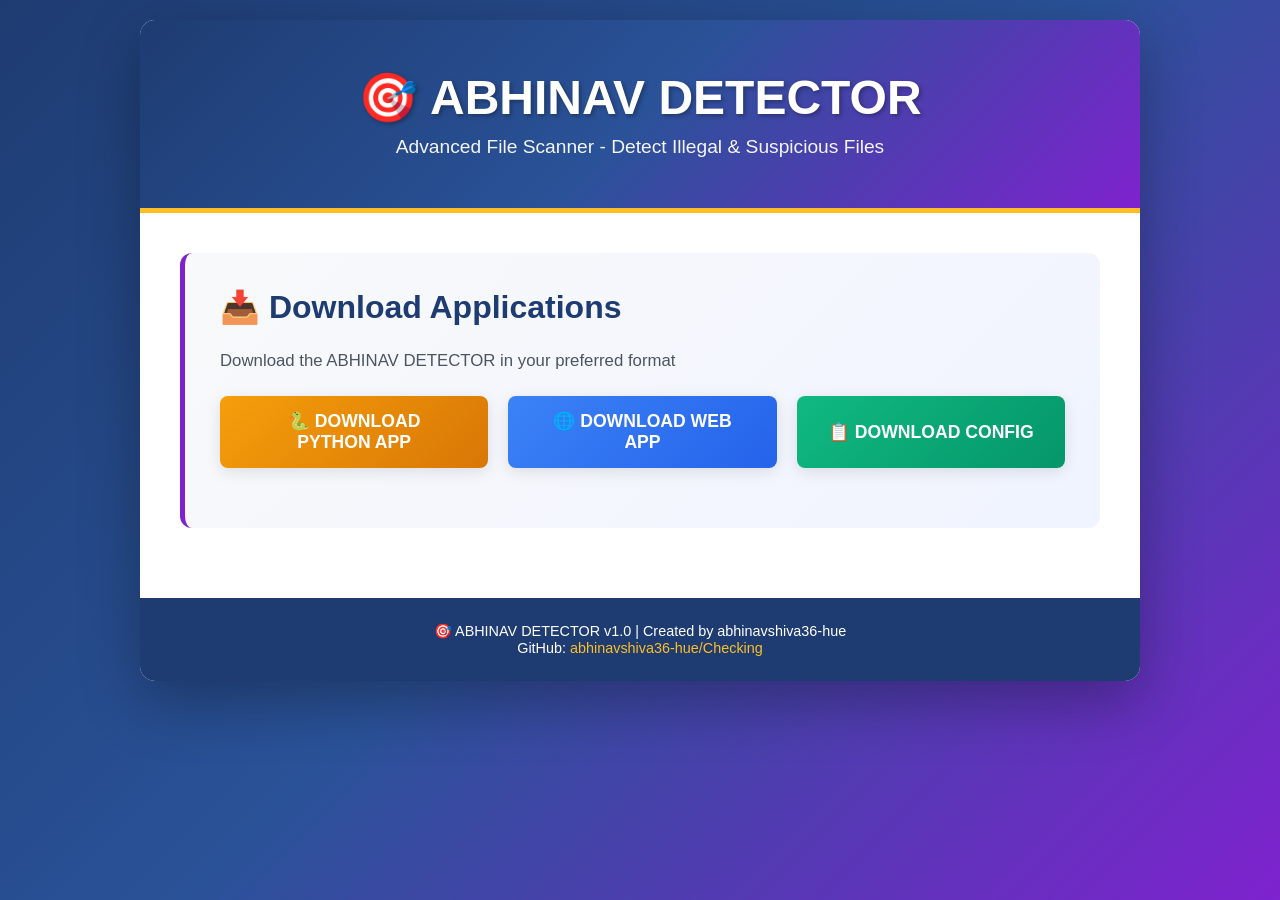
<file: index.html>
<!DOCTYPE html>
<html lang="en">
<head>
    <meta charset="UTF-8">
    <meta name="viewport" content="width=device-width, initial-scale=1.0">
    <title>ABHINAV DETECTOR - File Scanner</title>
    <style>
        * {
            margin: 0;
            padding: 0;
            box-sizing: border-box;
        }

        body {
            font-family: 'Segoe UI', Tahoma, Geneva, Verdana, sans-serif;
            background: linear-gradient(135deg, #1e3c72 0%, #2a5298 50%, #7e22ce 100%);
            min-height: 100vh;
            padding: 20px;
        }

        .container {
            max-width: 1000px;
            margin: 0 auto;
            background: white;
            border-radius: 15px;
            box-shadow: 0 20px 60px rgba(0, 0, 0, 0.3);
            overflow: hidden;
        }

        header {
            background: linear-gradient(135deg, #1e3c72 0%, #2a5298 50%, #7e22ce 100%);
            color: white;
            padding: 50px 20px;
            text-align: center;
            border-bottom: 5px solid #fbbf24;
        }

        header h1 {
            font-size: 3em;
            margin-bottom: 10px;
            text-shadow: 2px 2px 4px rgba(0, 0, 0, 0.3);
        }

        header p {
            font-size: 1.2em;
            opacity: 0.95;
        }

        main {
            padding: 40px;
        }

        .download-section {
            background: linear-gradient(135deg, #f8f9fa 0%, #f0f4ff 100%);
            padding: 35px;
            border-radius: 12px;
            margin-bottom: 30px;
            border-left: 5px solid #7e22ce;
        }

        .download-section h2 {
            color: #1e3c72;
            margin-bottom: 25px;
            font-size: 2em;
        }

        .download-grid {
            display: grid;
            grid-template-columns: repeat(auto-fit, minmax(250px, 1fr));
            gap: 20px;
            margin-bottom: 25px;
        }

        .download-btn {
            padding: 15px 30px;
            font-size: 1.1em;
            border: none;
            border-radius: 8px;
            cursor: pointer;
            font-weight: 600;
            text-transform: uppercase;
            transition: all 0.3s ease;
            box-shadow: 0 4px 15px rgba(0, 0, 0, 0.1);
        }

        .btn-python {
            background: linear-gradient(135deg, #f59e0b 0%, #d97706 100%);
            color: white;
        }

        .btn-python:hover {
            transform: translateY(-3px);
            box-shadow: 0 8px 25px rgba(0, 0, 0, 0.15);
        }

        .btn-web {
            background: linear-gradient(135deg, #3b82f6 0%, #2563eb 100%);
            color: white;
        }

        .btn-web:hover {
            transform: translateY(-3px);
            box-shadow: 0 8px 25px rgba(0, 0, 0, 0.15);
        }

        .btn-json {
            background: linear-gradient(135deg, #10b981 0%, #059669 100%);
            color: white;
        }

        .btn-json:hover {
            transform: translateY(-3px);
            box-shadow: 0 8px 25px rgba(0, 0, 0, 0.15);
        }

        .status {
            padding: 15px;
            border-radius: 8px;
            margin-top: 20px;
            display: none;
            font-weight: 500;
        }

        .status.show {
            display: block;
        }

        .status.success {
            background: #d1fae5;
            color: #065f46;
            border-left: 4px solid #10b981;
        }

        footer {
            background: #1e3c72;
            color: white;
            text-align: center;
            padding: 25px;
            font-size: 0.9em;
        }

        footer a {
            color: #fbbf24;
            text-decoration: none;
        }

        @media (max-width: 600px) {
            header h1 {
                font-size: 1.8em;
            }
            main {
                padding: 20px;
            }
            .download-grid {
                grid-template-columns: 1fr;
            }
        }
    </style>
</head>
<body>
    <div class="container">
        <header>
            <h1>🎯 ABHINAV DETECTOR</h1>
            <p>Advanced File Scanner - Detect Illegal & Suspicious Files</p>
        </header>

        <main>
            <section class="download-section">
                <h2>📥 Download Applications</h2>
                <p style="color: #4b5563; margin-bottom: 25px; font-size: 1.05em;">
                    Download the ABHINAV DETECTOR in your preferred format
                </p>
                
                <div class="download-grid">
                    <button class="download-btn btn-python" onclick="downloadPythonApp()">
                        🐍 Download Python App
                    </button>
                    <button class="download-btn btn-web" onclick="downloadWebApp()">
                        🌐 Download Web App
                    </button>
                    <button class="download-btn btn-json" onclick="downloadJSON()">
                        📋 Download Config
                    </button>
                </div>

                <div id="status" class="status"></div>
            </section>
        </main>

        <footer>
            <p>🎯 ABHINAV DETECTOR v1.0 | Created by abhinavshiva36-hue</p>
            <p>GitHub: <a href="https://github.com/abhinavshiva36-hue/Checking" target="_blank">abhinavshiva36-hue/Checking</a></p>
        </footer>
    </div>

    <script>
        function showStatus(message, type = 'success') {
            const status = document.getElementById('status');
            status.textContent = message;
            status.className = `status show ${type}`;
            setTimeout(() => {
                status.classList.remove('show');
            }, 3000);
        }

        function downloadPythonApp() {
            const pythonCode = `#!/usr/bin/env python3
"""
ABHINAV DETECTOR - Python Version
Advanced File Scanner for Illegal and Suspicious Files
Repository: https://github.com/abhinavshiva36-hue/Checking
Created by: abhinavshiva36-hue
"""

import os
import json
import argparse
import sys
from datetime import datetime
from pathlib import Path

ILLEGAL_KEYWORDS = [
    'free fire max', 'freefiremax', 'ffmax', 'freefire', 'free fire',
    'malware', 'trojan', 'virus', 'ransomware', 'spyware',
    'hack', 'exploit', 'backdoor', 'keylogger', 'worm',
    '.exe', '.bat', '.cmd', '.scr', '.vbs', '.ps1', '.com',
    'game mod', 'crack', 'keygen', 'serial key', 'warez',
    'phishing', 'adware', 'rootkit', 'botnet', 'cryptolocker'
]

class AbiNavDetector:
    def __init__(self, root_path='.'):
        self.root_path = Path(root_path)
        self.results = {
            'detector': 'ABHINAV DETECTOR',
            'version': '1.0',
            'timestamp': datetime.now().isoformat(),
            'statistics': {
                'totalFilesScanned': 0,
                'illegalFilesFound': 0,
                'safeFiles': 0,
            },
            'illegal_files': [],
            'safe_files': []
        }
        self.start_time = datetime.now()
    
    def is_illegal_file(self, filename):
        filename_lower = filename.lower()
        return any(keyword in filename_lower for keyword in ILLEGAL_KEYWORDS)
    
    def get_illegal_reason(self, filename):
        filename_lower = filename.lower()
        for keyword in ILLEGAL_KEYWORDS:
            if keyword in filename_lower:
                return f"Contains keyword: \\"{keyword}\\""
        return "Suspicious file detected"
    
    def scan_file(self, file_path):
        try:
            file_size = file_path.stat().st_size
            is_illegal = self.is_illegal_file(file_path.name)
            
            result = {
                'name': str(file_path.relative_to(self.root_path)),
                'size': file_size,
                'size_kb': round(file_size / 1024, 2),
                'is_illegal': is_illegal,
                'reason': self.get_illegal_reason(file_path.name) if is_illegal else 'Safe file',
            }
            
            return result
        except Exception as e:
            return None
    
    def scan_directory(self):
        print(f"\\n{'='*70}")
        print(f"🔍 ABHINAV DETECTOR v1.0 - Scanning: {self.root_path.absolute()}")
        print(f"{'='*70}\\n")
        
        for file_path in self.root_path.rglob('*'):
            if file_path.is_file():
                result = self.scan_file(file_path)
                if result:
                    self.results['statistics']['totalFilesScanned'] += 1
                    
                    if result['is_illegal']:
                        self.results['illegal_files'].append(result)
                        self.results['statistics']['illegalFilesFound'] += 1
                        print(f"⚠️  ILLEGAL: {result['name']}")
                    else:
                        self.results['safe_files'].append(result)
                        self.results['statistics']['safeFiles'] += 1
    
    def print_report(self):
        stats = self.results['statistics']
        print(f"\\n{'='*70}")
        print(f"ABHINAV DETECTOR - SCAN REPORT")
        print(f"{'='*70}\\n")
        print(f"Total Files Scanned: {stats['totalFilesScanned']}")
        print(f"Illegal Files Found: {stats['illegalFilesFound']}")
        print(f"Safe Files: {stats['safeFiles']}\\n")
        
        if stats['illegalFilesFound'] > 0:
            print(f"🚫 ILLEGAL FILES:")
            for i, file in enumerate(self.results['illegal_files'], 1):
                print(f"  {i}. {file['name']} - {file['reason']}")
        
        print(f"\\n{'='*70}\\n")
    
    def save_report(self, output_file='abhinav_detector_report.json'):
        try:
            with open(output_file, 'w') as f:
                json.dump(self.results, f, indent=2)
            print(f"✅ Report saved: {output_file}")
        except Exception as e:
            print(f"❌ Error: {e}")

def main():
    parser = argparse.ArgumentParser(description='ABHINAV DETECTOR - File Scanner')
    parser.add_argument('path', nargs='?', default='.', help='Path to scan')
    parser.add_argument('-o', '--output', help='Save report to file')
    parser.add_argument('-q', '--quiet', action='store_true', help='Quiet mode')
    
    args = parser.parse_args()
    
    try:
        detector = AbiNavDetector(args.path)
        detector.scan_directory()
        if not args.quiet:
            detector.print_report()
        if args.output:
            detector.save_report(args.output)
        return detector.results['statistics']['illegalFilesFound']
    except Exception as e:
        print(f"Error: {e}")
        return -1

if __name__ == '__main__':
    exit_code = main()
    sys.exit(exit_code if exit_code != -1 else 1)
`;

            const element = document.createElement('a');
            element.setAttribute('href', 'data:text/plain;charset=utf-8,' + encodeURIComponent(pythonCode));
            element.setAttribute('download', 'abhinav_detector.py');
            element.style.display = 'none';
            document.body.appendChild(element);
            element.click();
            document.body.removeChild(element);
            
            showStatus('✅ abhinav_detector.py downloaded successfully!');
        }

        function downloadWebApp() {
            // Create a zip-like structure or download individual files
            const htmlContent = `<!DOCTYPE html>
<html>
<head>
    <title>ABHINAV DETECTOR - Web App</title>
    <style>
        body { font-family: Arial; background: #f0f0f0; margin: 0; }
        .container { max-width: 1000px; margin: 0 auto; background: white; padding: 20px; border-radius: 10px; }
        h1 { color: #1e3c72; }
        .btn { padding: 10px 20px; margin: 5px; border: none; border-radius: 5px; cursor: pointer; }
        .btn-primary { background: #3b82f6; color: white; }
        .btn-success { background: #10b981; color: white; }
        .status { padding: 10px; margin: 10px 0; border-radius: 5px; }
        .status.success { background: #d1fae5; color: #065f46; }
    </style>
</head>
<body>
    <div class="container">
        <h1>🎯 ABHINAV DETECTOR - Web Version</h1>
        <p>This is the web application interface. Extract this file and run in your browser.</p>
        <button class="btn btn-primary" onclick="alert('Use Python version for actual scanning')">
            📖 Documentation
        </button>
    </div>
</body>
</html>`;

            const element = document.createElement('a');
            element.setAttribute('href', 'data:text/html;charset=utf-8,' + encodeURIComponent(htmlContent));
            element.setAttribute('download', 'abhinav_detector_web.html');
            element.style.display = 'none';
            document.body.appendChild(element);
            element.click();
            document.body.removeChild(element);
            
            showStatus('✅ abhinav_detector_web.html downloaded!');
        }

        function downloadJSON() {
            const config = {
                name: 'ABHINAV DETECTOR',
                version: '1.0',
                description: 'Advanced File Scanner for detecting illegal and suspicious files',
                repository: {
                    owner: 'abhinavshiva36-hue',
                    name: 'Checking',
                    url: 'https://github.com/abhinavshiva36-hue/Checking'
                },
                features: [
                    'Scan files for illegal content',
                    'Detect Free Fire Max and game mods',
                    'Identify malware and exploits',
                    'Generate detailed reports',
                    'Export to JSON and TXT formats'
                ],
                illegal_keywords: [
                    'free fire max', 'freefiremax', 'ffmax',
                    'malware', 'trojan', 'virus', 'ransomware',
                    'hack', 'exploit', 'backdoor',
                    '.exe', '.bat', '.cmd', '.scr'
                ]
            };

            const dataStr = JSON.stringify(config, null, 2);
            const element = document.createElement('a');
            element.setAttribute('href', 'data:text/json;charset=utf-8,' + encodeURIComponent(dataStr));
            element.setAttribute('download', 'abhinav_detector_config.json');
            element.style.display = 'none';
            document.body.appendChild(element);
            element.click();
            document.body.removeChild(element);
            
            showStatus('✅ abhinav_detector_config.json downloaded!');
        }
    </script>
</body>
</html>
</file>
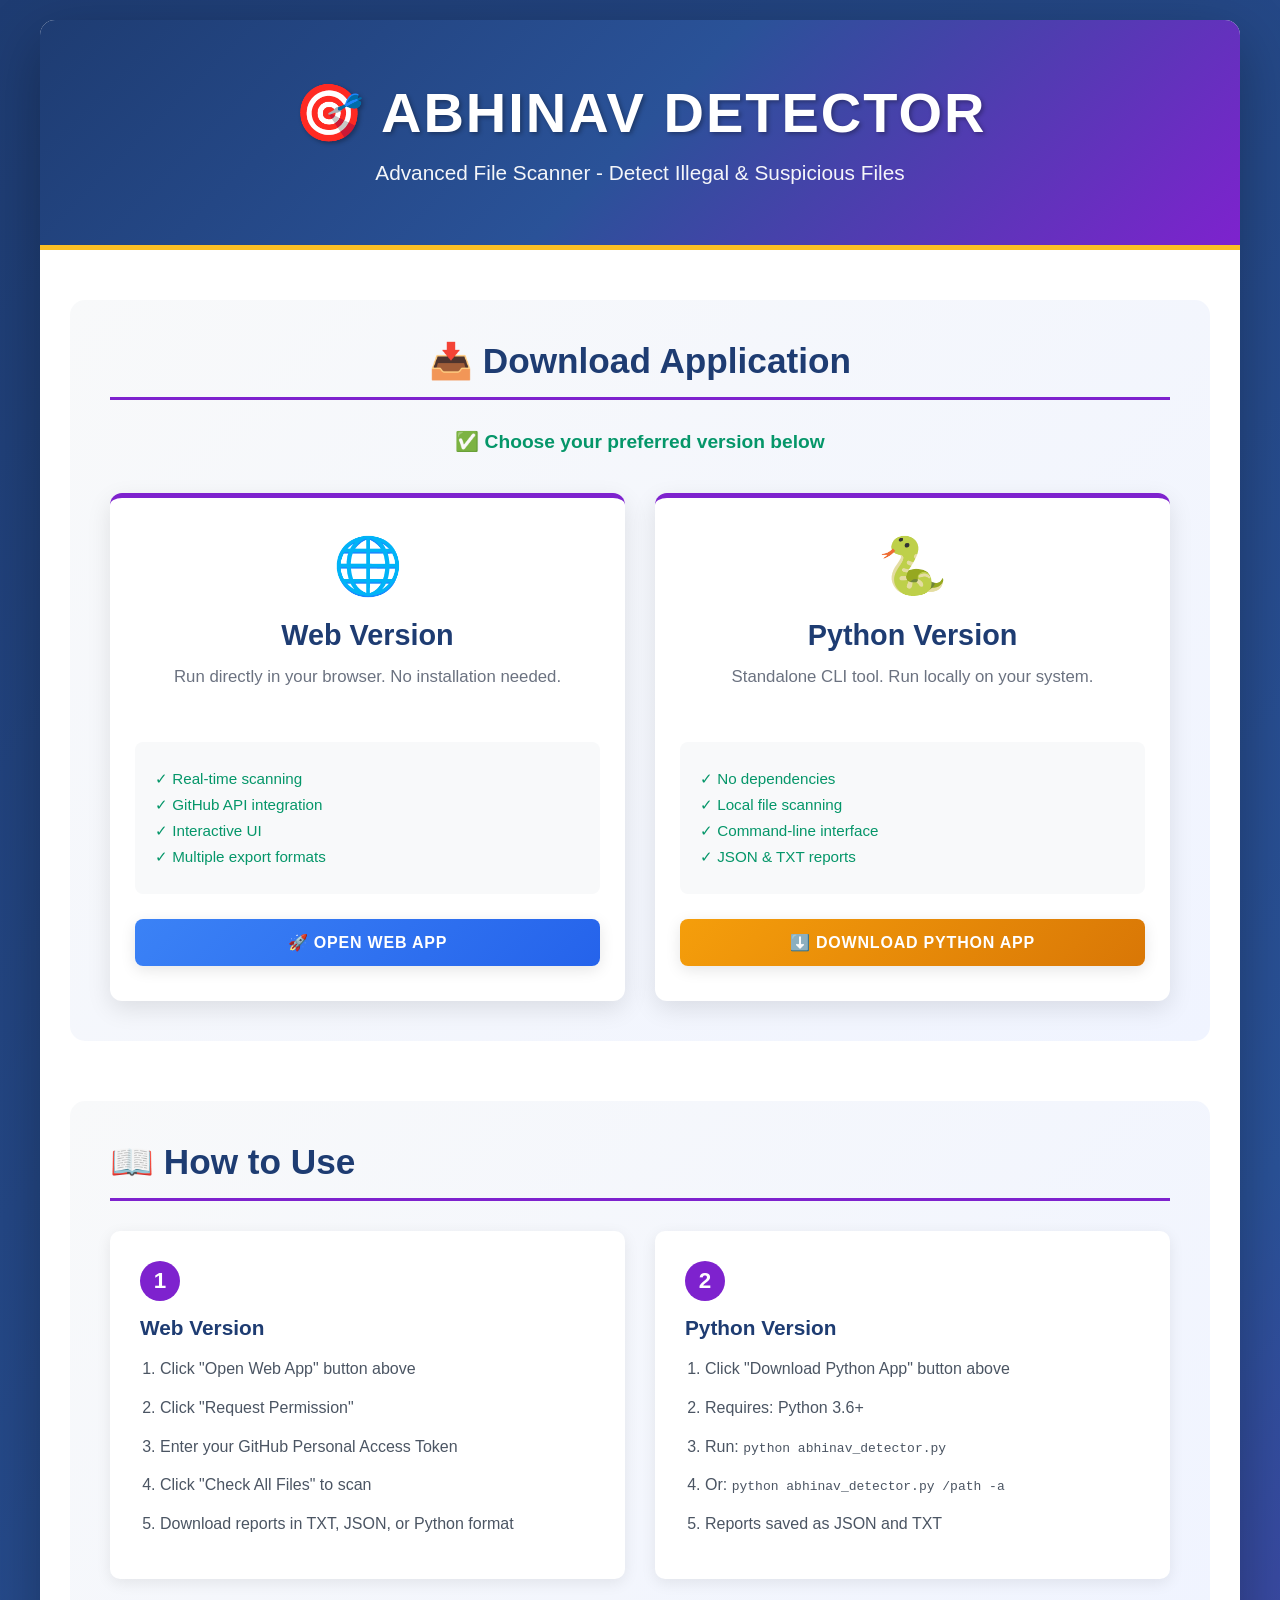
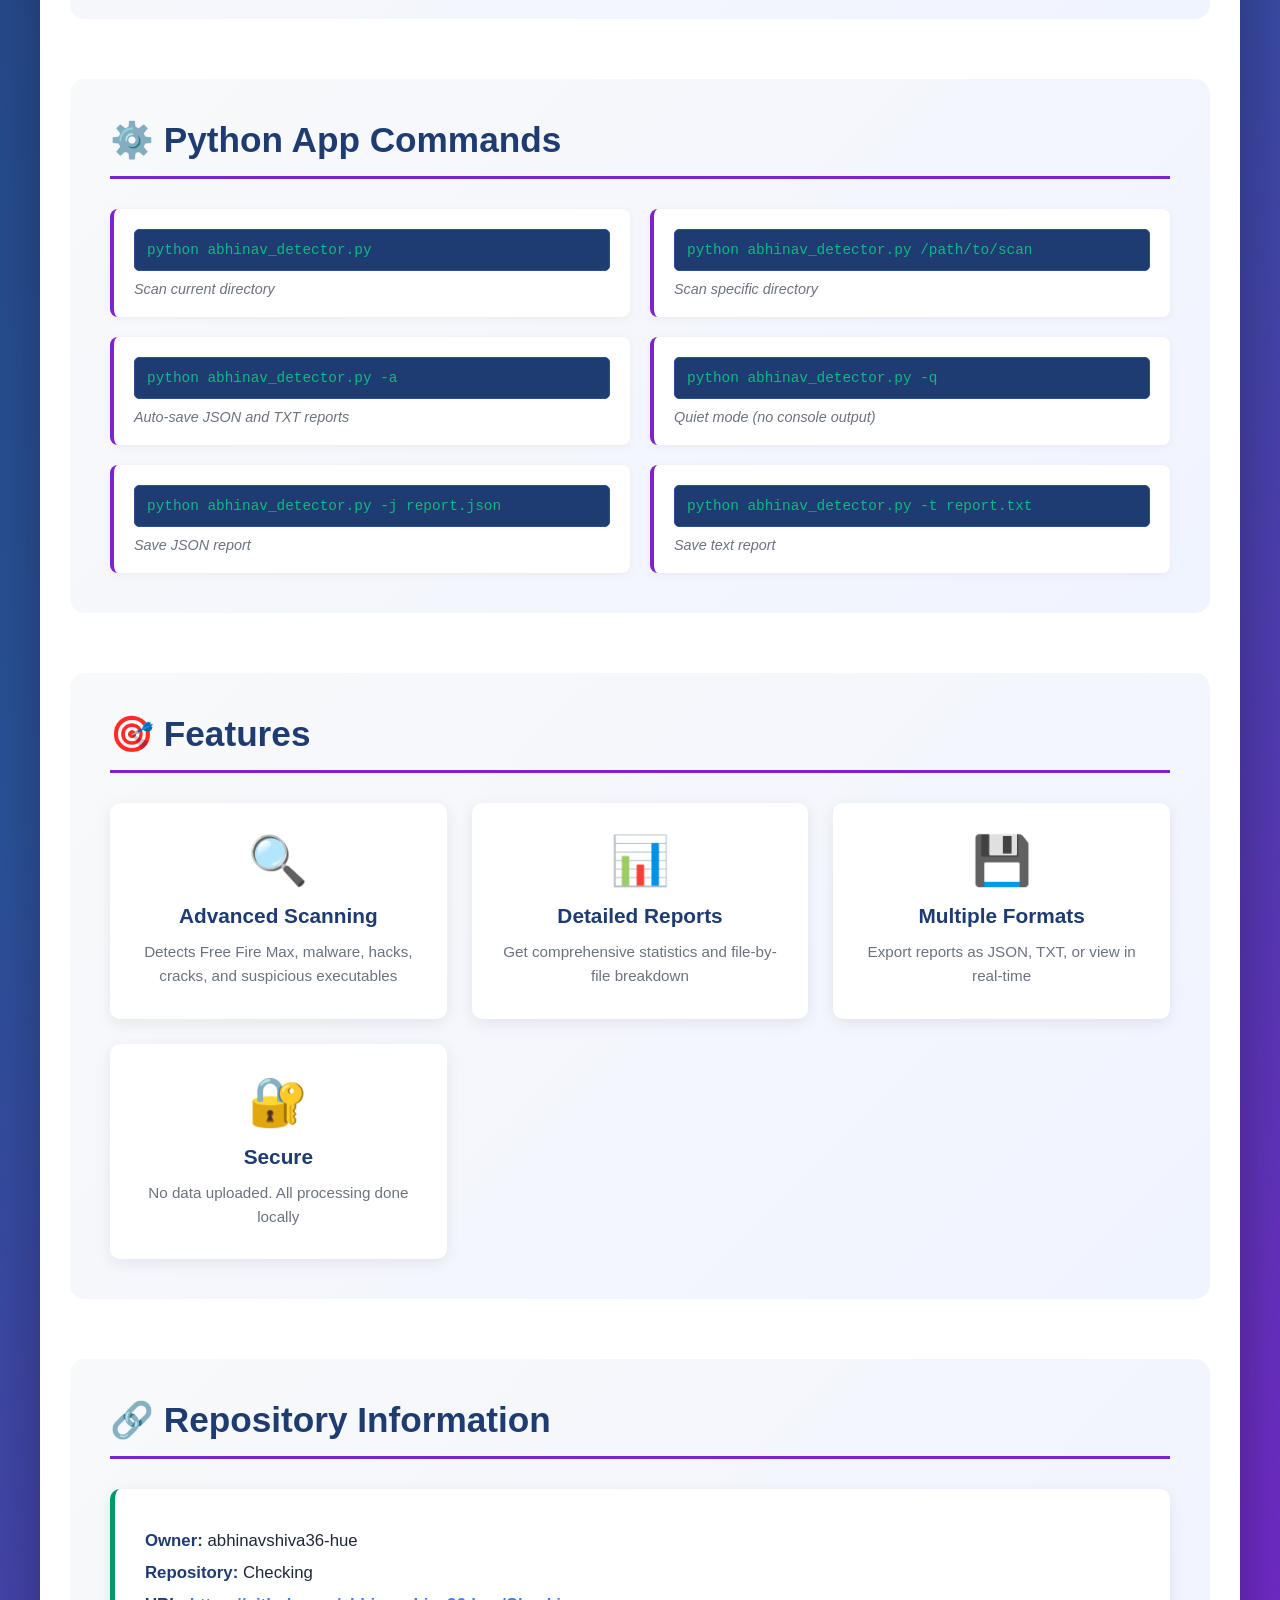
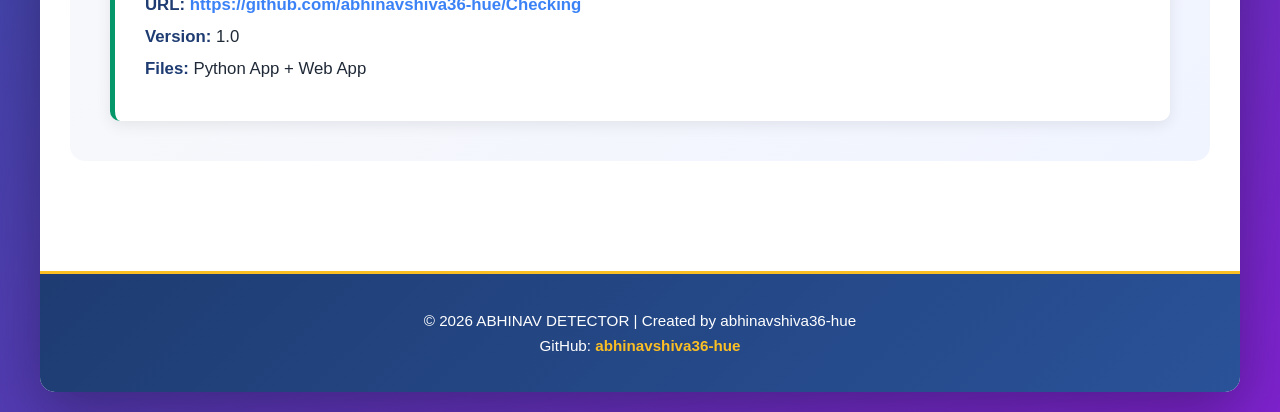
<file: download.html>
<!DOCTYPE html>
<html lang="en">
<head>
    <meta charset="UTF-8">
    <meta name="viewport" content="width=device-width, initial-scale=1.0">
    <title>ABHINAV DETECTOR - Download</title>
    <link rel="stylesheet" href="download-style.css">
</head>
<body>
    <div class="container">
        <header>
            <h1>🎯 ABHINAV DETECTOR</h1>
            <p>Advanced File Scanner - Detect Illegal & Suspicious Files</p>
        </header>

        <main>
            <section class="download-main-section">
                <h2>📥 Download Application</h2>
                <p style="font-size: 1.2em; color: #059669; margin-bottom: 30px; font-weight: 600;">
                    ✅ Choose your preferred version below
                </p>

                <div class="download-grid">
                    <!-- Web Version -->
                    <div class="download-card">
                        <div class="card-icon">🌐</div>
                        <h3>Web Version</h3>
                        <p class="card-description">Run directly in your browser. No installation needed.</p>
                        <div class="features-list">
                            <div class="feature">✓ Real-time scanning</div>
                            <div class="feature">✓ GitHub API integration</div>
                            <div class="feature">✓ Interactive UI</div>
                            <div class="feature">✓ Multiple export formats</div>
                        </div>
                        <a href="app/index.html" class="btn btn-primary btn-block">🚀 Open Web App</a>
                    </div>

                    <!-- Python Version -->
                    <div class="download-card">
                        <div class="card-icon">🐍</div>
                        <h3>Python Version</h3>
                        <p class="card-description">Standalone CLI tool. Run locally on your system.</p>
                        <div class="features-list">
                            <div class="feature">✓ No dependencies</div>
                            <div class="feature">✓ Local file scanning</div>
                            <div class="feature">✓ Command-line interface</div>
                            <div class="feature">✓ JSON & TXT reports</div>
                        </div>
                        <button onclick="downloadPythonApp()" class="btn btn-warning btn-block">⬇️ Download Python App</button>
                    </div>
                </div>
            </section>

            <section class="instructions-section">
                <h2>📖 How to Use</h2>
                <div class="instructions-grid">
                    <div class="instruction-card">
                        <div class="step-number">1</div>
                        <h3>Web Version</h3>
                        <ol>
                            <li>Click "Open Web App" button above</li>
                            <li>Click "Request Permission"</li>
                            <li>Enter your GitHub Personal Access Token</li>
                            <li>Click "Check All Files" to scan</li>
                            <li>Download reports in TXT, JSON, or Python format</li>
                        </ol>
                    </div>
                    <div class="instruction-card">
                        <div class="step-number">2</div>
                        <h3>Python Version</h3>
                        <ol>
                            <li>Click "Download Python App" button above</li>
                            <li>Requires: Python 3.6+</li>
                            <li>Run: <code>python abhinav_detector.py</code></li>
                            <li>Or: <code>python abhinav_detector.py /path -a</code></li>
                            <li>Reports saved as JSON and TXT</li>
                        </ol>
                    </div>
                </div>
            </section>

            <section class="commands-section">
                <h2>⚙️ Python App Commands</h2>
                <div class="commands-box">
                    <div class="command">
                        <span class="cmd-input">python abhinav_detector.py</span>
                        <span class="cmd-desc">Scan current directory</span>
                    </div>
                    <div class="command">
                        <span class="cmd-input">python abhinav_detector.py /path/to/scan</span>
                        <span class="cmd-desc">Scan specific directory</span>
                    </div>
                    <div class="command">
                        <span class="cmd-input">python abhinav_detector.py -a</span>
                        <span class="cmd-desc">Auto-save JSON and TXT reports</span>
                    </div>
                    <div class="command">
                        <span class="cmd-input">python abhinav_detector.py -q</span>
                        <span class="cmd-desc">Quiet mode (no console output)</span>
                    </div>
                    <div class="command">
                        <span class="cmd-input">python abhinav_detector.py -j report.json</span>
                        <span class="cmd-desc">Save JSON report</span>
                    </div>
                    <div class="command">
                        <span class="cmd-input">python abhinav_detector.py -t report.txt</span>
                        <span class="cmd-desc">Save text report</span>
                    </div>
                </div>
            </section>

            <section class="features-section">
                <h2>🎯 Features</h2>
                <div class="features-grid">
                    <div class="feature-box">
                        <div class="feature-icon">🔍</div>
                        <h3>Advanced Scanning</h3>
                        <p>Detects Free Fire Max, malware, hacks, cracks, and suspicious executables</p>
                    </div>
                    <div class="feature-box">
                        <div class="feature-icon">📊</div>
                        <h3>Detailed Reports</h3>
                        <p>Get comprehensive statistics and file-by-file breakdown</p>
                    </div>
                    <div class="feature-box">
                        <div class="feature-icon">💾</div>
                        <h3>Multiple Formats</h3>
                        <p>Export reports as JSON, TXT, or view in real-time</p>
                    </div>
                    <div class="feature-box">
                        <div class="feature-icon">🔐</div>
                        <h3>Secure</h3>
                        <p>No data uploaded. All processing done locally</p>
                    </div>
                </div>
            </section>

            <section class="github-section">
                <h2>🔗 Repository Information</h2>
                <div class="repo-info-box">
                    <p><strong>Owner:</strong> abhinavshiva36-hue</p>
                    <p><strong>Repository:</strong> Checking</p>
                    <p><strong>URL:</strong> <a href="https://github.com/abhinavshiva36-hue/Checking" target="_blank">https://github.com/abhinavshiva36-hue/Checking</a></p>
                    <p><strong>Version:</strong> 1.0</p>
                    <p><strong>Files:</strong> Python App + Web App</p>
                </div>
            </section>
        </main>

        <footer>
            <p>&copy; 2026 ABHINAV DETECTOR | Created by abhinavshiva36-hue</p>
            <p>GitHub: <a href="https://github.com/abhinavshiva36-hue" target="_blank">abhinavshiva36-hue</a></p>
        </footer>
    </div>

    <script>
        function downloadPythonApp() {
            const pythonCode = `#!/usr/bin/env python3
\"\"\"ABHINAV DETECTOR - Python Version
Advanced File Scanner for Illegal and Suspicious Files
Repository: https://github.com/abhinavshiva36-hue/Checking
Created by: abhinavshiva36-hue
\"\"\"

import os
import json
import argparse
import sys
from datetime import datetime
from pathlib import Path

ILLEGAL_KEYWORDS = [
    'free fire max', 'freefiremax', 'ffmax', 'freefire', 'free fire',
    'malware', 'trojan', 'virus', 'ransomware', 'spyware',
    'hack', 'exploit', 'backdoor', 'keylogger', 'worm',
    '.exe', '.bat', '.cmd', '.scr', '.vbs', '.ps1', '.com',
    'game mod', 'crack', 'keygen', 'serial key', 'warez',
    'phishing', 'adware', 'rootkit', 'botnet', 'cryptolocker'
]

class AbiNavDetector:
    def __init__(self, root_path='.'):
        self.root_path = Path(root_path)
        self.results = {
            'detector': 'ABHINAV DETECTOR',
            'version': '1.0',
            'timestamp': datetime.now().isoformat(),
            'repository': {
                'owner': 'abhinavshiva36-hue',
                'name': 'Checking',
                'url': 'https://github.com/abhinavshiva36-hue/Checking'
            },
            'statistics': {
                'totalFilesScanned': 0,
                'illegalFilesFound': 0,
                'safeFiles': 0,
                'detectionRate': 0,
                'scanDuration': 0
            },
            'illegal_files': [],
            'safe_files': [],
            'createdBy': 'abhinavshiva36-hue'
        }
        self.start_time = datetime.now()
    
    def is_illegal_file(self, filename):
        filename_lower = filename.lower()
        return any(keyword in filename_lower for keyword in ILLEGAL_KEYWORDS)
    
    def get_illegal_reason(self, filename):
        filename_lower = filename.lower()
        for keyword in ILLEGAL_KEYWORDS:
            if keyword in filename_lower:
                return f\"Contains keyword: \\\\\\\"{keyword}\\\\\\\"\"
        return \"Suspicious file detected\"
    
    def scan_file(self, file_path):
        try:
            file_size = file_path.stat().st_size
            is_illegal = self.is_illegal_file(file_path.name)
            result = {
                'name': str(file_path.relative_to(self.root_path)),
                'size': file_size,
                'size_kb': round(file_size / 1024, 2),
                'is_illegal': is_illegal,
                'reason': self.get_illegal_reason(file_path.name) if is_illegal else 'Safe file',
                'scanned_at': datetime.now().isoformat()
            }
            return result
        except Exception as e:
            print(f\"Error scanning {file_path}: {e}\")
            return None
    
    def scan_directory(self):
        print(f\"\\n{'='*70}\")
        print(f\"🔍 ABHINAV DETECTOR v1.0 - Starting File Scan\")
        print(f\"{'='*70}\")
        print(f\"📁 Scanning: {self.root_path.absolute()}\\n\")
        
        for file_path in self.root_path.rglob('*'):
            if file_path.is_file():
                result = self.scan_file(file_path)
                if result:
                    self.results['statistics']['totalFilesScanned'] += 1
                    if result['is_illegal']:
                        self.results['illegal_files'].append(result)
                        self.results['statistics']['illegalFilesFound'] += 1
                        print(f\"ILLEGAL: {result['name']}\")
                    else:
                        self.results['safe_files'].append(result)
                        self.results['statistics']['safeFiles'] += 1
        
        total = self.results['statistics']['totalFilesScanned']
        illegal = self.results['statistics']['illegalFilesFound']
        end_time = datetime.now()
        duration = (end_time - self.start_time).total_seconds()
        
        self.results['statistics']['scanDuration'] = round(duration, 2)
        if total > 0:
            self.results['statistics']['detectionRate'] = round((illegal / total) * 100, 2)
    
    def print_report(self):
        stats = self.results['statistics']
        print(f\"\\n{'='*70}\")
        print(\"ABHINAV DETECTOR - SCAN REPORT\")
        print(f\"{'='*70}\\n\")
        print(f\"STATISTICS\\n\" + \"-\" * 70)
        print(f\"Total Files Scanned:     {stats['totalFilesScanned']}\")
        print(f\"Illegal Files Found:     {stats['illegalFilesFound']}\")
        print(f\"Safe Files:              {stats['safeFiles']}\")
        print(f\"Detection Rate:          {stats['detectionRate']}%\\n\")
        
        if stats['illegalFilesFound'] > 0:
            print(f\"ILLEGAL FILES DETECTED ({stats['illegalFilesFound']})\\n\" + \"-\" * 70)
            for i, file in enumerate(self.results['illegal_files'], 1):
                print(f\"\\n{i}. {file['name']}\")
                print(f\"   Reason: {file['reason']}\")
                print(f\"   Size: {file['size_kb']} KB\")
            print()
        
        print(f\"SAFE FILES ({stats['safeFiles']})\\n\" + \"-\" * 70)
        safe_display = min(20, stats['safeFiles'])
        for i, file in enumerate(self.results['safe_files'][:safe_display], 1):
            print(f\"{i}. {file['name']}\")
        if stats['safeFiles'] > 20:
            print(f\"... and {stats['safeFiles'] - 20} more safe files\")
        print(f\"\\n{'='*70}\\nRepository: https://github.com/abhinavshiva36-hue/Checking\\n{'='*70}\\n\")
    
    def save_report_json(self, output_file='abhinav_detector_report.json'):
        try:
            with open(output_file, 'w') as f:
                json.dump(self.results, f, indent=2)
            print(f\"JSON Report saved: {output_file}\")
            return True
        except Exception as e:
            print(f\"Error saving JSON report: {e}\")
            return False

def main():
    parser = argparse.ArgumentParser(description='ABHINAV DETECTOR - Scan for Illegal Files')
    parser.add_argument('path', nargs='?', default='.', help='Path to scan')
    parser.add_argument('-j', '--json', metavar='FILE', help='Save JSON report')
    parser.add_argument('-t', '--txt', metavar='FILE', help='Save text report')
    parser.add_argument('-a', '--auto', action='store_true', help='Auto-save reports')
    parser.add_argument('-q', '--quiet', action='store_true', help='Quiet mode')
    
    args = parser.parse_args()
    
    try:
        detector = AbiNavDetector(args.path)
        detector.scan_directory()
        if not args.quiet:
            detector.print_report()
        if args.auto:
            detector.save_report_json('abhinav_detector_report.json')
        elif args.json:
            detector.save_report_json(args.json)
        return detector.results['statistics']['illegalFilesFound']
    except Exception as e:
        print(f\"Error: {e}\")
        return -1

if __name__ == '__main__':
    exit_code = main()
    sys.exit(exit_code if exit_code != -1 else 1)
`;

            const element = document.createElement('a');
            element.setAttribute('href', 'data:text/plain;charset=utf-8,' + encodeURIComponent(pythonCode));
            element.setAttribute('download', 'abhinav_detector.py');
            element.style.display = 'none';
            document.body.appendChild(element);
            element.click();
            document.body.removeChild(element);
            
            showNotification('✅ abhinav_detector.py downloaded successfully!');
        }
        
        function showNotification(message) {
            const notification = document.createElement('div');
            notification.style.cssText = `
                position: fixed;
                bottom: 20px;
                right: 20px;
                background: #10b981;
                color: white;
                padding: 15px 25px;
                border-radius: 8px;
                box-shadow: 0 4px 15px rgba(0, 0, 0, 0.2);
                font-weight: 600;
                animation: slideInUp 0.3s ease;
                z-index: 1000;
            `;
            notification.textContent = message;
            document.body.appendChild(notification);
            
            setTimeout(() => {
                notification.style.animation = 'slideOutDown 0.3s ease';
                setTimeout(() => notification.remove(), 300);
            }, 3000);
        }
        
        const style = document.createElement('style');
        style.textContent = `
            @keyframes slideInUp {
                from { transform: translateY(100px); opacity: 0; }
                to { transform: translateY(0); opacity: 1; }
            }
            @keyframes slideOutDown {
                from { transform: translateY(0); opacity: 1; }
                to { transform: translateY(100px); opacity: 0; }
            }
        `;
        document.head.appendChild(style);
    </script>
</body>
</html>
</file>
<file: download-style.css>
/* Global Styles */
* {
    margin: 0;
    padding: 0;
    box-sizing: border-box;
}

html {
    scroll-behavior: smooth;
}

body {
    font-family: 'Segoe UI', Tahoma, Geneva, Verdana, sans-serif;
    background: linear-gradient(135deg, #1e3c72 0%, #2a5298 50%, #7e22ce 100%);
    min-height: 100vh;
    padding: 20px;
}

.container {
    max-width: 1200px;
    margin: 0 auto;
    background: white;
    border-radius: 15px;
    box-shadow: 0 20px 60px rgba(0, 0, 0, 0.3);
    overflow: hidden;
}

header {
    background: linear-gradient(135deg, #1e3c72 0%, #2a5298 50%, #7e22ce 100%);
    color: white;
    padding: 60px 20px;
    text-align: center;
    border-bottom: 5px solid #fbbf24;
}

header h1 {
    font-size: 3.5em;
    margin-bottom: 15px;
    text-shadow: 2px 2px 4px rgba(0, 0, 0, 0.3);
    letter-spacing: 2px;
}

header p {
    font-size: 1.3em;
    opacity: 0.95;
    font-weight: 300;
}

main {
    padding: 50px 30px;
}

section {
    margin-bottom: 60px;
}

section h2 {
    color: #1e3c72;
    margin-bottom: 30px;
    font-size: 2.2em;
    border-bottom: 3px solid #7e22ce;
    padding-bottom: 15px;
}

.download-main-section {
    text-align: center;
    background: linear-gradient(135deg, #f8f9fa 0%, #f0f4ff 100%);
    padding: 40px;
    border-radius: 15px;
    margin-bottom: 60px;
}

.download-grid {
    display: grid;
    grid-template-columns: repeat(auto-fit, minmax(300px, 1fr));
    gap: 30px;
    margin-top: 40px;
}

.download-card {
    background: white;
    border-radius: 12px;
    padding: 35px 25px;
    box-shadow: 0 8px 25px rgba(0, 0, 0, 0.1);
    transition: all 0.3s ease;
    border-top: 5px solid #7e22ce;
}

.download-card:hover {
    transform: translateY(-10px);
    box-shadow: 0 15px 40px rgba(0, 0, 0, 0.15);
}

.card-icon {
    font-size: 3.5em;
    margin-bottom: 20px;
}

.download-card h3 {
    font-size: 1.8em;
    color: #1e3c72;
    margin-bottom: 15px;
}

.card-description {
    color: #6b7280;
    font-size: 1.05em;
    margin-bottom: 25px;
    min-height: 50px;
}

.features-list {
    background: #f8f9fa;
    padding: 20px;
    border-radius: 8px;
    margin-bottom: 25px;
    text-align: left;
}

.feature {
    color: #059669;
    font-weight: 500;
    margin: 8px 0;
    font-size: 0.95em;
}

.btn {
    padding: 14px 32px;
    font-size: 1em;
    border: none;
    border-radius: 8px;
    cursor: pointer;
    transition: all 0.3s ease;
    font-weight: 600;
    text-transform: uppercase;
    letter-spacing: 0.8px;
    box-shadow: 0 4px 15px rgba(0, 0, 0, 0.1);
    display: inline-block;
    text-decoration: none;
}

.btn:hover {
    transform: translateY(-3px);
    box-shadow: 0 8px 25px rgba(0, 0, 0, 0.15);
}

.btn-block {
    width: 100%;
    display: block;
}

.btn-primary {
    background: linear-gradient(135deg, #3b82f6 0%, #2563eb 100%);
    color: white;
}

.btn-primary:hover {
    background: linear-gradient(135deg, #2563eb 0%, #1d4ed8 100%);
}

.btn-warning {
    background: linear-gradient(135deg, #f59e0b 0%, #d97706 100%);
    color: white;
}

.btn-warning:hover {
    background: linear-gradient(135deg, #d97706 0%, #b45309 100%);
}

.instructions-section {
    background: linear-gradient(135deg, #f8f9fa 0%, #f0f4ff 100%);
    padding: 40px;
    border-radius: 15px;
}

.instructions-grid {
    display: grid;
    grid-template-columns: repeat(auto-fit, minmax(300px, 1fr));
    gap: 30px;
}

.instruction-card {
    background: white;
    padding: 30px;
    border-radius: 10px;
    box-shadow: 0 4px 15px rgba(0, 0, 0, 0.08);
}

.step-number {
    display: inline-block;
    background: #7e22ce;
    color: white;
    width: 40px;
    height: 40px;
    border-radius: 50%;
    text-align: center;
    line-height: 40px;
    font-size: 1.4em;
    font-weight: bold;
    margin-bottom: 15px;
}

.instruction-card h3 {
    color: #1e3c72;
    margin-bottom: 15px;
    font-size: 1.3em;
}

.instruction-card ol {
    margin-left: 20px;
    color: #4b5563;
    line-height: 1.8;
}

.instruction-card li {
    margin-bottom: 10px;
}

.commands-section {
    background: linear-gradient(135deg, #f8f9fa 0%, #f0f4ff 100%);
    padding: 40px;
    border-radius: 15px;
}

.commands-box {
    display: grid;
    grid-template-columns: repeat(auto-fit, minmax(400px, 1fr));
    gap: 20px;
}

.command {
    background: white;
    padding: 20px;
    border-radius: 8px;
    border-left: 4px solid #7e22ce;
    box-shadow: 0 2px 8px rgba(0, 0, 0, 0.05);
}

.cmd-input {
    display: block;
    background: #1e3c72;
    color: #10b981;
    padding: 12px;
    border-radius: 5px;
    font-family: 'Courier New', monospace;
    font-size: 0.9em;
    word-break: break-all;
    margin-bottom: 10px;
    border: 1px solid #2a5298;
}

.cmd-desc {
    display: block;
    color: #6b7280;
    font-size: 0.9em;
    font-style: italic;
}

.features-section {
    background: linear-gradient(135deg, #f8f9fa 0%, #f0f4ff 100%);
    padding: 40px;
    border-radius: 15px;
}

.features-grid {
    display: grid;
    grid-template-columns: repeat(auto-fit, minmax(250px, 1fr));
    gap: 25px;
}

.feature-box {
    background: white;
    padding: 30px;
    border-radius: 10px;
    text-align: center;
    box-shadow: 0 4px 15px rgba(0, 0, 0, 0.08);
    transition: all 0.3s ease;
}

.feature-box:hover {
    transform: translateY(-5px);
    box-shadow: 0 8px 25px rgba(0, 0, 0, 0.12);
}

.feature-icon {
    font-size: 3em;
    margin-bottom: 15px;
}

.feature-box h3 {
    color: #1e3c72;
    margin-bottom: 12px;
    font-size: 1.3em;
}

.feature-box p {
    color: #6b7280;
    font-size: 0.95em;
    line-height: 1.6;
}

.github-section {
    background: linear-gradient(135deg, #f8f9fa 0%, #f0f4ff 100%);
    padding: 40px;
    border-radius: 15px;
}

.repo-info-box {
    background: white;
    padding: 30px;
    border-radius: 10px;
    border-left: 5px solid #059669;
    box-shadow: 0 4px 15px rgba(0, 0, 0, 0.08);
}

.repo-info-box p {
    margin: 12px 0;
    color: #1f2937;
    font-size: 1.05em;
}

.repo-info-box strong {
    color: #1e3c72;
}

.repo-info-box a {
    color: #3b82f6;
    text-decoration: none;
    font-weight: 600;
}

.repo-info-box a:hover {
    text-decoration: underline;
}

footer {
    background: linear-gradient(135deg, #1e3c72 0%, #2a5298 100%);
    color: white;
    text-align: center;
    padding: 30px;
    border-top: 3px solid #fbbf24;
}

footer p {
    margin: 8px 0;
    font-size: 0.95em;
}

footer a {
    color: #fbbf24;
    text-decoration: none;
    font-weight: 600;
}

footer a:hover {
    text-decoration: underline;
}

@media (max-width: 768px) {
    header h1 {
        font-size: 2.2em;
    }
    header p {
        font-size: 1em;
    }
    main {
        padding: 20px;
    }
    section h2 {
        font-size: 1.6em;
        margin-bottom: 20px;
    }
    .download-grid, .instructions-grid, .features-grid {
        grid-template-columns: 1fr;
    }
    .commands-box {
        grid-template-columns: 1fr;
    }
}

@media (max-width: 480px) {
    header h1 {
        font-size: 1.8em;
    }
    header {
        padding: 30px 15px;
    }
    main {
        padding: 15px;
    }
}
</file>
